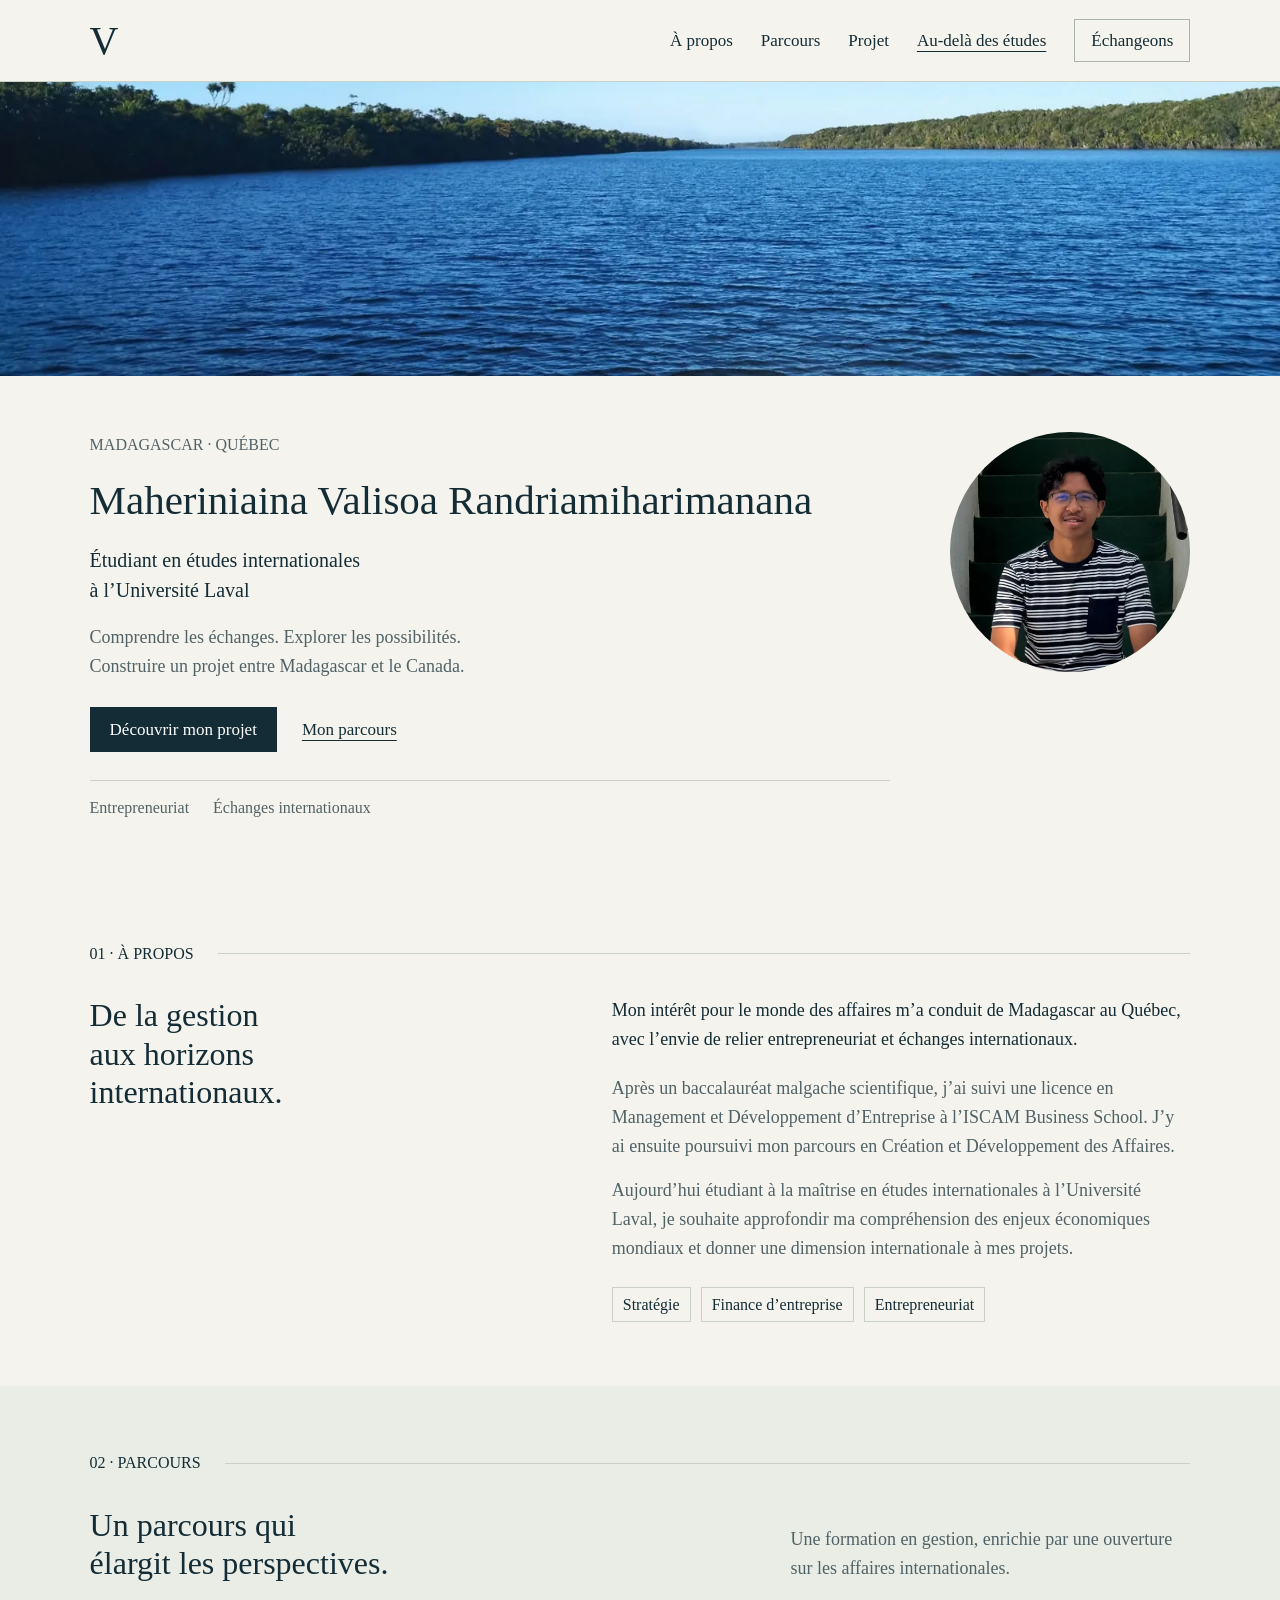
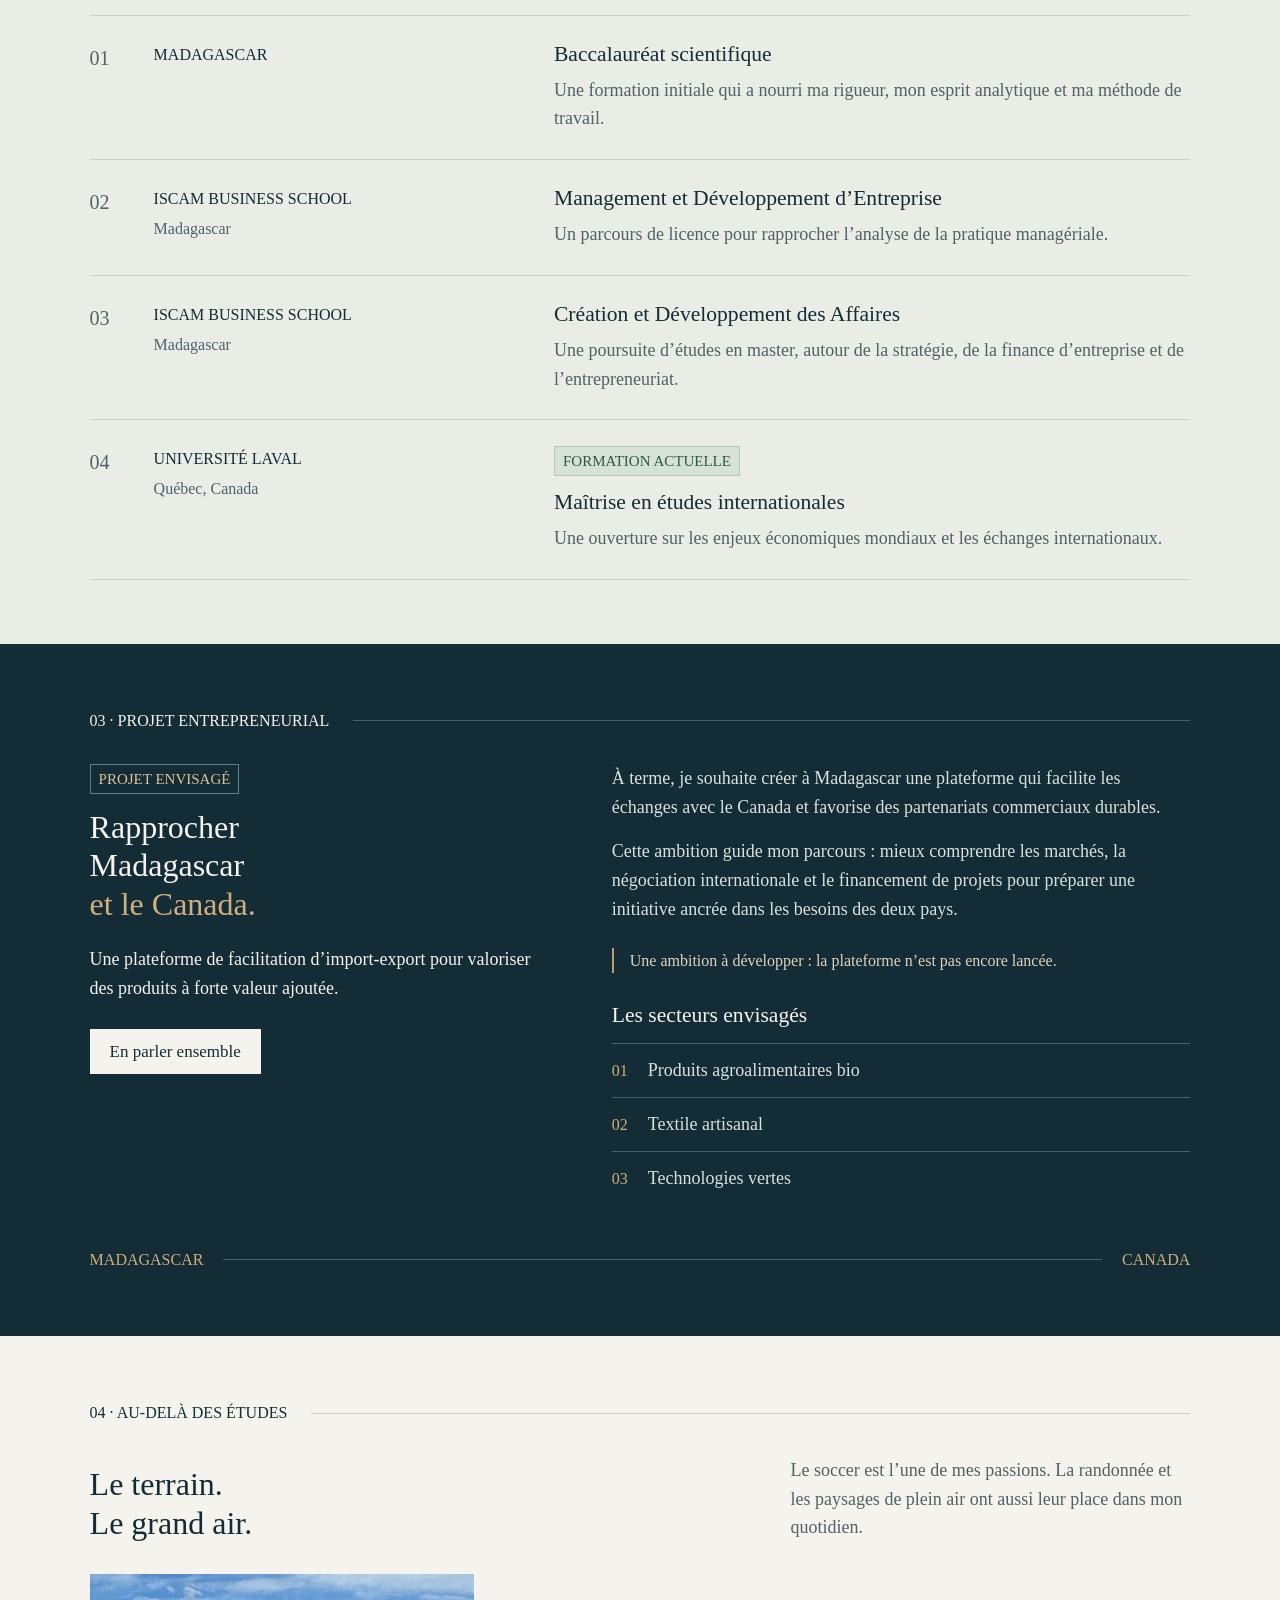
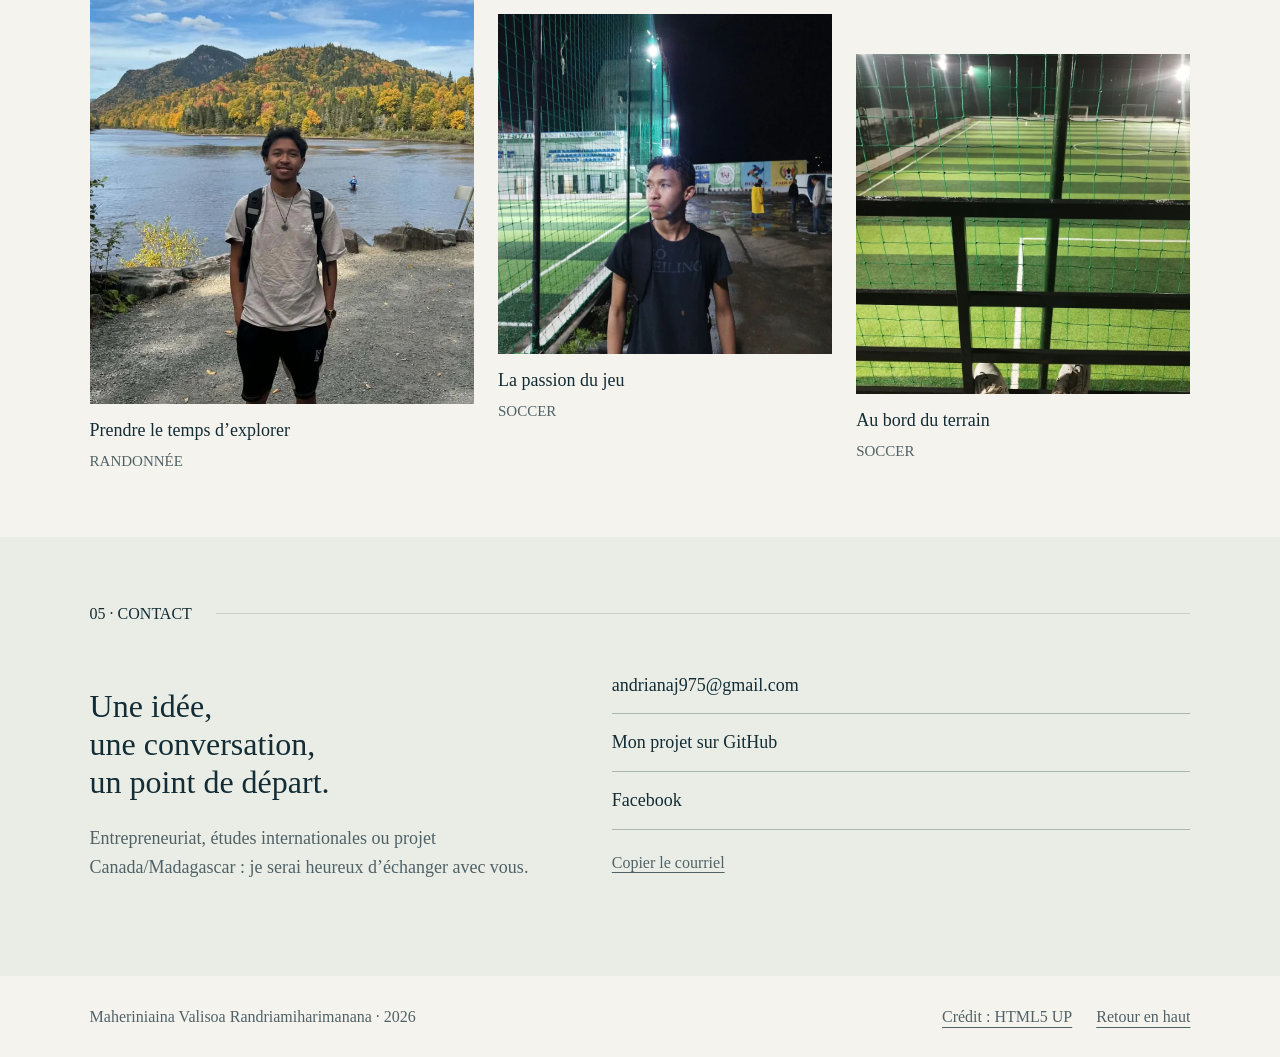
<file: index.html>
<!doctype html>
<!-- Adaptation personnalisée de Read Only par HTML5 UP / @ajlkn,
     via clessn/gabarit_site_web. Structure, contenu, styles et interactions remaniés.
     Licence d'origine : CC BY 3.0, voir LICENSE.txt. -->
<html lang="fr-CA">
<head>
  <meta charset="utf-8">
  <meta name="viewport" content="width=device-width, initial-scale=1">
  <title>V</title>
  <meta name="description" content="Découvrez le parcours de Maheriniaina Valisoa Randriamiharimanana, étudiant en études internationales à l’Université Laval, et son projet entrepreneurial entre Madagascar et le Canada.">
  <meta name="theme-color" content="#132c35">
  <link rel="icon" href="images/favicon.svg" type="image/svg+xml">
  <link rel="stylesheet" href="assets/css/personnel.css">
  <script src="assets/js/personnel.js" defer></script>
</head>
<body>
  <a class="skip-link" href="#main">Aller au contenu</a>
  <header id="header" class="site-header">
    <a class="wordmark" href="#accueil" aria-label="V, accueil">V</a>
    <button class="menu-toggle" type="button" aria-expanded="false" aria-controls="nav" hidden>Menu <span aria-hidden="true">☰</span></button>
    <nav id="nav" aria-label="Navigation principale">
      <a href="#apropos">À propos</a><a href="#parcours">Parcours</a><a href="#projets">Projet</a><a href="#interets">Au-delà des études</a><a class="nav-contact" href="#contact">Échangeons </a>
    </nav>
  </header>
  <div id="wrapper">
    <main id="main">
      <figure class="cover-banner"><img src="images/couverture.webp" width="1600" height="1200" alt="Étendue d’eau entourée d’arbres sous un ciel bleu." fetchpriority="high"></figure>
      <section id="accueil" class="hero" aria-labelledby="hero-title">
        <div class="hero-copy">
          <p class="eyebrow">MADAGASCAR · QUÉBEC</p>
          <h1 id="hero-title">Maheriniaina Valisoa Randriamiharimanana</h1>
          <p class="hero-role">Étudiant en études internationales<br>à l’Université Laval</p>
          <p class="hero-intro">Comprendre les échanges. Explorer les possibilités.<br class="desktop-break"> Construire un projet entre Madagascar et le Canada.</p>
          <div class="hero-actions"><a class="button primary" href="#projets">Découvrir mon projet </a><a class="text-link" href="#parcours">Mon parcours </a></div>
          <div class="hero-foot"><span>Entrepreneuriat</span><span>Échanges internationaux</span></div>
        </div>
        <figure class="hero-portrait"><img src="images/portrait.webp" width="1000" height="917" alt="Portrait de Maheriniaina Valisoa Randriamiharimanana, assis devant un escalier." fetchpriority="high"></figure>
      </section>
      <section id="apropos" class="section about" aria-labelledby="about-title">
        <div class="section-label"><span>01 · À PROPOS</span><span class="rule"></span></div>
        <div class="about-grid"><h2 id="about-title">De la gestion<br>aux horizons<br><em>internationaux.</em></h2><div class="about-text"><p class="lead">Mon intérêt pour le monde des affaires m’a conduit de Madagascar au Québec, avec l’envie de relier entrepreneuriat et échanges internationaux.</p><p>Après un baccalauréat malgache scientifique, j’ai suivi une licence en Management et Développement d’Entreprise à l’ISCAM Business School. J’y ai ensuite poursuivi mon parcours en Création et Développement des Affaires.</p><p>Aujourd’hui étudiant à la maîtrise en études internationales à l’Université Laval, je souhaite approfondir ma compréhension des enjeux économiques mondiaux et donner une dimension internationale à mes projets.</p><div class="interest-tags"><span>Stratégie</span><span>Finance d’entreprise</span><span>Entrepreneuriat</span></div></div></div>
      </section>
      <section id="parcours" class="section journey" aria-labelledby="journey-title">
        <div class="section-label"><span>02 · PARCOURS</span><span class="rule"></span></div>
        <div class="section-heading"><h2 id="journey-title">Un parcours qui<br><em>élargit les perspectives.</em></h2><p>Une formation en gestion, enrichie par une ouverture sur les affaires internationales.</p></div>
        <ol class="timeline">
          <li><span class="step">01</span><div class="place">MADAGASCAR</div><div><h3>Baccalauréat scientifique</h3><p>Une formation initiale qui a nourri ma rigueur, mon esprit analytique et ma méthode de travail.</p></div></li>
          <li><span class="step">02</span><div class="place">ISCAM BUSINESS SCHOOL<span>Madagascar</span></div><div><h3>Management et Développement d’Entreprise</h3><p>Un parcours de licence pour rapprocher l’analyse de la pratique managériale.</p></div></li>
          <li><span class="step">03</span><div class="place">ISCAM BUSINESS SCHOOL<span>Madagascar</span></div><div><h3>Création et Développement des Affaires</h3><p>Une poursuite d’études en master, autour de la stratégie, de la finance d’entreprise et de l’entrepreneuriat.</p></div></li>
          <li class="current"><span class="step">04</span><div class="place">UNIVERSITÉ LAVAL<span>Québec, Canada</span></div><div><span class="status">FORMATION ACTUELLE</span><h3>Maîtrise en études internationales</h3><p>Une ouverture sur les enjeux économiques mondiaux et les échanges internationaux.</p></div></li>
        </ol>
      </section>
      <section id="projets" class="project-section" aria-labelledby="project-title">
        <div class="section-label"><span>03 · PROJET ENTREPRENEURIAL</span><span class="rule"></span></div>
        <div class="project-grid"><div><span class="status light">PROJET ENVISAGÉ</span><h2 id="project-title">Rapprocher<br>Madagascar<br><em>et le Canada.</em></h2><p class="project-intro">Une plateforme de facilitation d’import-export pour valoriser des produits à forte valeur ajoutée.</p><a class="button light-button" href="#contact">En parler ensemble </a></div><div class="project-detail"><p>À terme, je souhaite créer à Madagascar une plateforme qui facilite les échanges avec le Canada et favorise des partenariats commerciaux durables.</p><p>Cette ambition guide mon parcours : mieux comprendre les marchés, la négociation internationale et le financement de projets pour préparer une initiative ancrée dans les besoins des deux pays.</p><p class="small-note">Une ambition à développer : la plateforme n’est pas encore lancée.</p><h3>Les secteurs envisagés</h3><ul class="sectors"><li><span>01</span>Produits agroalimentaires bio</li><li><span>02</span>Textile artisanal</li><li><span>03</span>Technologies vertes</li></ul></div></div>
        <div class="route"><span>MADAGASCAR</span><span class="route-line" aria-hidden="true"></span><span>CANADA</span></div>
      </section>
      <section id="interets" class="section interests" aria-labelledby="interests-title">
        <div class="section-label"><span>04 · AU-DELÀ DES ÉTUDES</span><span class="rule"></span></div>
        <div class="section-heading"><h2 id="interests-title">Le terrain.<br><em>Le grand air.</em></h2><p>Le soccer est l’une de mes passions. La randonnée et les paysages de plein air ont aussi leur place dans mon quotidien.</p></div>
        <div class="gallery">
          <figure class="gallery-tall"><a href="images/randonnee.webp" data-gallery aria-label="Agrandir la photographie de randonnée"><img src="images/randonnee.webp" width="695" height="1400" loading="lazy" alt="Valisoa en randonnée au bord d’un lac, devant une montagne aux couleurs d’automne."></a><figcaption><span>Prendre le temps d’explorer</span><small>RANDONNÉE</small></figcaption></figure>
          <figure><a href="images/soccer-portrait.webp" data-gallery aria-label="Agrandir la photographie au terrain de soccer"><img src="images/soccer-portrait.webp" width="900" height="1200" loading="lazy" alt="Valisoa près d’un terrain de soccer éclairé en soirée."></a><figcaption><span>La passion du jeu</span><small>SOCCER</small></figcaption></figure>
          <figure><a href="images/soccer-terrain.webp" data-gallery aria-label="Agrandir la vue du terrain de soccer"><img src="images/soccer-terrain.webp" width="900" height="1200" loading="lazy" alt="Vue d’un terrain de soccer éclairé, depuis les gradins derrière le filet."></a><figcaption><span>Au bord du terrain</span><small>SOCCER</small></figcaption></figure>
        </div>
      </section>
      <section id="contact" class="section contact" aria-labelledby="contact-title"><div class="section-label"><span>05 · CONTACT</span><span class="rule"></span></div><div class="contact-grid"><div><h2 id="contact-title">Une idée,<br>une conversation,<br><em>un point de départ.</em></h2><p>Entrepreneuriat, études internationales ou projet Canada/Madagascar : je serai heureux d’échanger avec vous.</p></div><div class="contact-links"><ul class="contact-list">
          <li><a class="email" href="mailto:andrianaj975@gmail.com">andrianaj975@gmail.com</a></li>
          <li><a href="https://github.com/Valisoa22/Valisoa22.github.io" target="_blank" rel="noopener noreferrer">Mon projet sur GitHub</a></li>
          <li><a href="https://www.facebook.com/valisoa.fidy" target="_blank" rel="noopener noreferrer">Facebook</a></li>
        </ul><button id="copy-email" class="copy-button" type="button" hidden>Copier le courriel</button><p id="copy-status" class="copy-status" role="status" aria-live="polite"></p></div></div></section>
    </main>
    <footer id="footer"><p>Maheriniaina Valisoa Randriamiharimanana · 2026</p><nav class="footer-links" aria-label="Liens de pied de page"><a href="https://html5up.net/read-only" title="Adaptation de Read Only par HTML5 UP / AJ (@ajlkn), via CLESSN, sous licence CC BY 3.0">Crédit : HTML5 UP</a><a class="back-top" href="#accueil">Retour en haut</a></nav></footer>
  </div>
  <dialog id="photo-dialog" aria-label="Photographie agrandie"><button class="dialog-close" type="button" autofocus>Fermer ×</button><img src="images/randonnee.webp" alt=""><p class="photo-caption"></p></dialog>
</body>
</html>
</file>
<file: assets/css/personnel.css>
/* Portfolio V. Adaptation de Read Only / HTML5 UP, CC BY 3.0.
   Une seule famille de caractères, une échelle lisible et des mises en page adaptatives. */
:root {
  --ink: #132c35;
  --paper: #f5f3ed;
  --green: #e9ede6;
  --gold: #ab8752;
  --line: #c9d0c8;
  --muted: #516267;
}
* { box-sizing: border-box; }
html { scroll-behavior: auto; scroll-padding-top: 100px; }
body { margin: 0; color: var(--ink); background: var(--paper); font-family: 'Times New Roman', serif; font-size: 18px; line-height: 1.6; }
button, input, select, textarea { font: inherit; }
a { color: inherit; text-underline-offset: 5px; }
button { cursor: pointer; }
img { display: block; max-width: 100%; height: auto; }
figure, p, h1, h2, h3 { margin: 0; }
h1, h2, h3 { font-weight: 400; line-height: 1.2; }
h1 { font-size: clamp(1.9rem, 3.2vw, 2.75rem); overflow-wrap: anywhere; text-wrap: balance; }
h2 { font-size: clamp(1.8rem, 2.5vw, 2.35rem); text-wrap: balance; }
h2 em { font-style: normal; }
h3 { font-size: 1.35rem; }
p + p { margin-top: 1rem; }
a:focus-visible, button:focus-visible { outline: 3px solid #99723b; outline-offset: 5px; }
[hidden] { display: none !important; }
::selection { background: #e0c89f; color: var(--ink); }
.skip-link { position: fixed; left: 16px; top: -100px; background: var(--ink); color: white; padding: 10px 20px; z-index: 100; }
.skip-link:focus { top: 10px; }
.site-header { min-height: 82px; padding: 16px 7%; display: flex; justify-content: space-between; align-items: center; gap: 28px; border-bottom: 1px solid var(--line); background: var(--paper); position: sticky; top: 0; z-index: 20; }
.wordmark { font-size: 40px; line-height: 1; text-decoration: none; }
#nav { display: flex; align-items: center; gap: 28px; font-size: 17px; }
#nav a { text-decoration: none; white-space: nowrap; }
#nav a:hover, #nav a[aria-current] { text-decoration: underline; }
.nav-contact { border: 1px solid #aab3ae; padding: 7px 16px; }
.menu-toggle { display: none; background: none; border: 1px solid var(--line); padding: 7px 14px; color: var(--ink); }
/* La couverture garde ses proportions grâce à object-fit. */
.cover-banner { width: 100%; background: var(--green); }
.cover-banner img { width: 100%; height: clamp(180px, 23vw, 310px); object-fit: cover; object-position: 50% 100%; }
.hero { max-width: 1300px; margin: auto; padding: 56px 7%; display: grid; grid-template-columns: minmax(0, 1fr) 240px; gap: 60px; align-items: start; }
.hero-copy { min-width: 0; }
.eyebrow { color: var(--muted); font-size: 16px; margin-bottom: 18px; }
.hero-role { font-size: 20px; line-height: 1.5; margin-top: 20px; }
.hero-intro { color: var(--muted); margin-top: 18px; }
.hero-actions { display: flex; align-items: center; gap: 25px; margin-top: 26px; flex-wrap: wrap; }
.button { display: inline-flex; align-items: center; justify-content: center; padding: 10px 20px; text-decoration: none; font-size: 17px; line-height: 1.5; }
.primary { background: var(--ink); color: white; }
.primary:hover { background: #294650; }
.text-link { font-size: 17px; }
.hero-foot { margin-top: 28px; border-top: 1px solid var(--line); padding-top: 14px; display: flex; flex-wrap: wrap; gap: 8px 24px; font-size: 16px; color: var(--muted); }
/* Le cadre est carré; son rayon à 50 % produit un cercle. */
.hero-portrait { width: 240px; aspect-ratio: 1; border-radius: 50%; overflow: hidden; }
.hero-portrait img { width: 100%; height: 100%; object-fit: cover; object-position: 50% 42%; }
.section, .project-section { padding: 64px max(7%, calc((100% - 1120px) / 2)); }
.section-label { display: flex; align-items: center; gap: 24px; font-size: 16px; margin-bottom: 30px; }
.rule { height: 1px; background: var(--line); flex: 1; }
.about-grid, .project-grid, .contact-grid { display: grid; grid-template-columns: minmax(0, 1fr) minmax(0, 1.3fr); gap: 7%; }
.about-text { color: var(--muted); }
.about-text .lead { color: var(--ink); margin-bottom: 20px; }
.interest-tags { display: flex; gap: 10px; flex-wrap: wrap; margin-top: 24px; }
.interest-tags span { font-size: 16px; border: 1px solid var(--line); padding: 4px 10px; color: var(--ink); }
.journey, .contact { background: var(--green); }
.section-heading { display: flex; align-items: end; justify-content: space-between; gap: 48px; margin-bottom: 32px; }
.section-heading > p { max-width: 400px; color: var(--muted); }
.timeline { padding: 0; margin: 0; list-style: none; }
.timeline li { display: grid; grid-template-columns: 38px minmax(0, 1fr) minmax(0, 1.7fr); gap: 26px; padding: 26px 0; border-top: 1px solid var(--line); }
.timeline li:last-child { border-bottom: 1px solid var(--line); }
.step { font-size: 20px; color: var(--muted); }
.place { font-size: 16px; }
.place span { display: block; color: var(--muted); margin-top: 4px; }
.timeline p { color: var(--muted); margin-top: 8px; }
.status { display: inline-block; font-size: 15px; color: #2e5946; background: #d6e2d6; border: 1px solid #b6c9b6; padding: 2px 8px; margin-bottom: 14px; }
.project-section { background: var(--ink); color: var(--paper); }
.project-section .rule { background: #476067; }
.project-section h2 em { color: #d0af7c; }
.light { background: transparent; border-color: #667c7e; color: #dbc093; }
.project-intro { margin-top: 22px; }
.light-button { background: var(--paper); color: var(--ink); margin-top: 26px; }
.light-button:hover { background: #e0c89f; }
.project-detail { color: #dae1dc; }
.project-detail .small-note { font-size: 16px; border-left: 2px solid #bc9c6d; padding-left: 16px; margin-top: 24px; color: #e0d3bd; }
.project-detail h3 { margin-top: 30px; color: var(--paper); }
.sectors { list-style: none; padding: 0; margin: 14px 0 0; }
.sectors li { padding: 12px 0; border-top: 1px solid #496065; }
.sectors span { font-size: 16px; color: #d0af7c; margin-right: 20px; }
.route { display: flex; gap: 20px; align-items: center; margin-top: 42px; font-size: 16px; color: #d0af7c; }
.route-line { height: 1px; background: #496065; flex: 1; }
.gallery { display: grid; grid-template-columns: 1.15fr 1fr 1fr; gap: 24px; align-items: start; }
.gallery figure { min-width: 0; }
.gallery figure:nth-child(2) { padding-top: 40px; }
.gallery figure:nth-child(3) { padding-top: 80px; }
.gallery a { display: block; overflow: hidden; background: #d4d8cd; cursor: zoom-in; }
.gallery img { width: 100%; height: 340px; object-fit: cover; }
.gallery-tall img { height: 430px; }
.gallery figcaption { padding-top: 12px; font-size: 18px; }
.gallery small { display: block; font-size: 15px; color: var(--muted); margin-top: 4px; }
.contact-grid { align-items: center; }
.contact p { color: var(--muted); margin-top: 22px; }
/* Une même liste et une même règle pour les trois liens. */
.contact-list { list-style: none; margin: 0; padding: 0; }
.contact-list li { border-bottom: 1px solid #a9b8a9; }
.contact-list a { display: block; padding: 14px 0; font-size: 18px; line-height: 1.6; text-decoration: none; overflow-wrap: anywhere; }
.contact-list a:hover { text-decoration: underline; }
.copy-button { background: none; border: 0; text-decoration: underline; text-underline-offset: 4px; color: var(--muted); padding: 4px 0; font-size: 16px; margin-top: 16px; }
.contact .copy-status { margin-top: 6px; min-height: 26px; font-size: 16px; }
#footer { padding: 28px 7%; display: flex; align-items: center; justify-content: space-between; gap: 20px; font-size: 16px; color: var(--muted); }
.footer-links { display: flex; gap: 24px; flex-wrap: wrap; }
.back-top { white-space: nowrap; }
.legal-page { max-width: 820px; padding: 48px 24px; margin: auto; }
.legal-page h2 { margin: 32px 0 16px; font-size: 26px; }
.legal-page h1 { margin-bottom: 24px; }
dialog { background: var(--ink); color: white; border: 0; padding: 18px; max-width: min(94vw, 1000px); max-height: 94vh; }
dialog::backdrop { background: rgba(7,20,23,.92); }
dialog img { max-height: 72vh; width: auto; max-width: 100%; margin: auto; object-fit: contain; }
.dialog-close { display: block; margin: 0 0 15px auto; background: var(--paper); border: 0; padding: 8px 16px; color: var(--ink); font-size: 17px; }
.photo-caption { font-size: 16px; text-align: center; margin-top: 15px; }
body.modal-open { overflow: hidden; }
@media (max-width: 1000px) {
  #nav { gap: 18px; }
  .site-header { padding-inline: 5%; }
  .hero { gap: 32px; grid-template-columns: minmax(0, 1fr) 200px; }
  .hero-portrait { width: 200px; }
  .timeline li { gap: 20px; }
  .gallery { gap: 18px; }
  .gallery img { height: 290px; }
  .gallery-tall img { height: 380px; }
}
@media (max-width: 760px) {
  html { scroll-padding-top: 92px; }
  .site-header { flex-wrap: wrap; padding: 15px 6%; gap: 14px; min-height: 76px; }
  .menu-toggle:not([hidden]) { display: block; }
  #nav { flex-basis: 100%; flex-wrap: wrap; gap: 12px; padding-top: 10px; }
  body.js-ready #nav { display: none; }
  body.js-ready #nav.is-open { display: flex; flex-direction: column; align-items: stretch; }
  #nav a { padding: 7px 4px; }
  #nav .nav-contact { padding-inline: 12px; }
  .cover-banner img { height: 190px; object-position: 50% 100%; }
  .hero { padding: 32px 7% 44px; grid-template-columns: 1fr; gap: 26px; }
  .hero-portrait { width: 164px; justify-self: end; grid-row: 1; }
  .eyebrow { margin-bottom: 14px; }
  .hero-role { margin-top: 18px; }
  .desktop-break { display: none; }
  .section, .project-section { padding: 44px 7%; }
  .section-label { margin-bottom: 24px; gap: 14px; }
  .about-grid, .project-grid, .contact-grid { grid-template-columns: 1fr; gap: 26px; }
  .section-heading { display: block; }
  .section-heading > p { margin-top: 20px; max-width: none; }
  .timeline li { grid-template-columns: 28px minmax(0, 1fr); gap: 10px 16px; }
  .timeline li > div:last-child { grid-column: 2; }
  .place span { margin-top: 0; }
  .gallery { grid-template-columns: 1fr 1fr; gap: 26px 16px; }
  .gallery figure:nth-child(2), .gallery figure:nth-child(3) { padding-top: 0; }
  .gallery-tall { grid-column: 1 / -1; }
  .gallery img { height: 260px; }
  .gallery .gallery-tall img { height: 420px; object-fit: contain; }
  #footer { flex-direction: column; align-items: start; padding: 26px 7%; }
}
@media (max-width: 380px) {
  h1 { font-size: 26px; }
  .hero-portrait { width: 144px; }
  .gallery { grid-template-columns: 1fr; }
  .gallery img { height: 330px; }
  .hero-actions { gap: 18px; }
  .route { font-size: 15px; gap: 12px; }
}
@media (prefers-reduced-motion: reduce) {
  html { scroll-behavior: auto; }
  *, *::before, *::after { animation: none !important; transition: none !important; }
}
</file>
